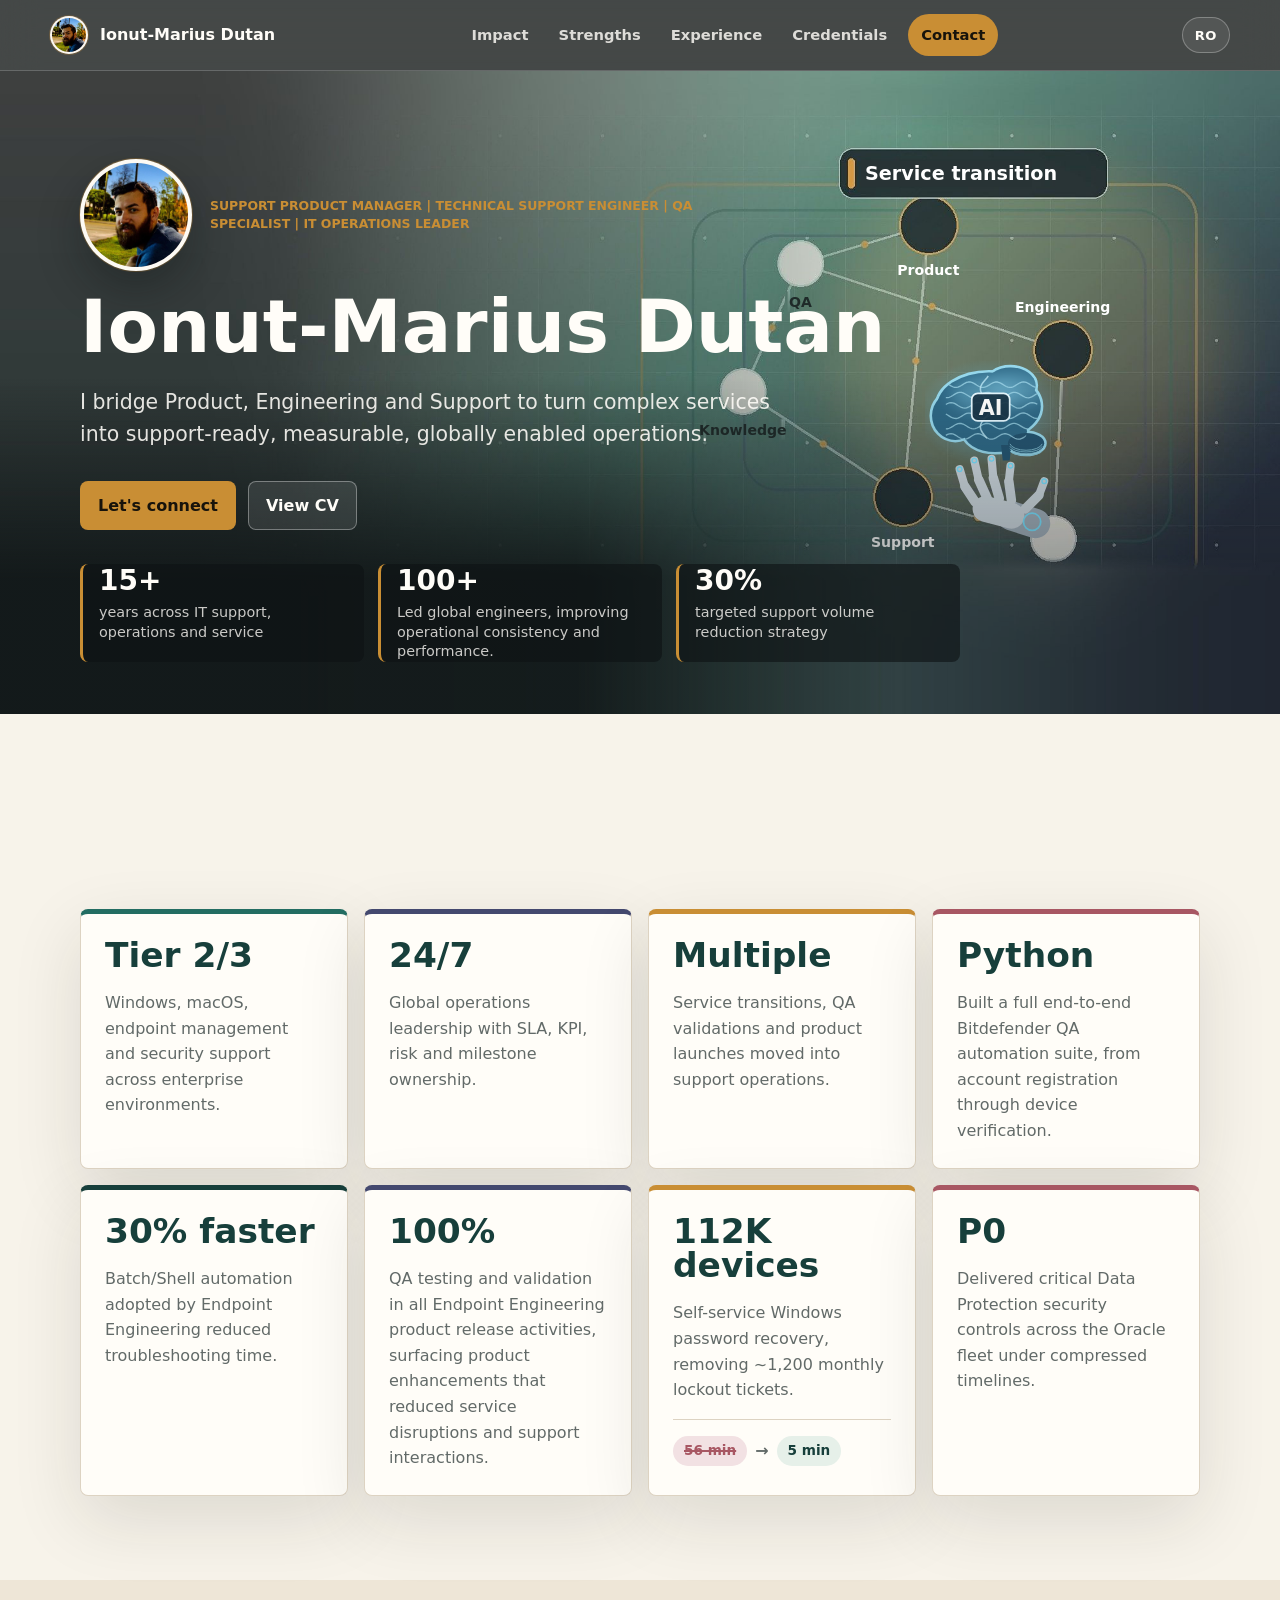
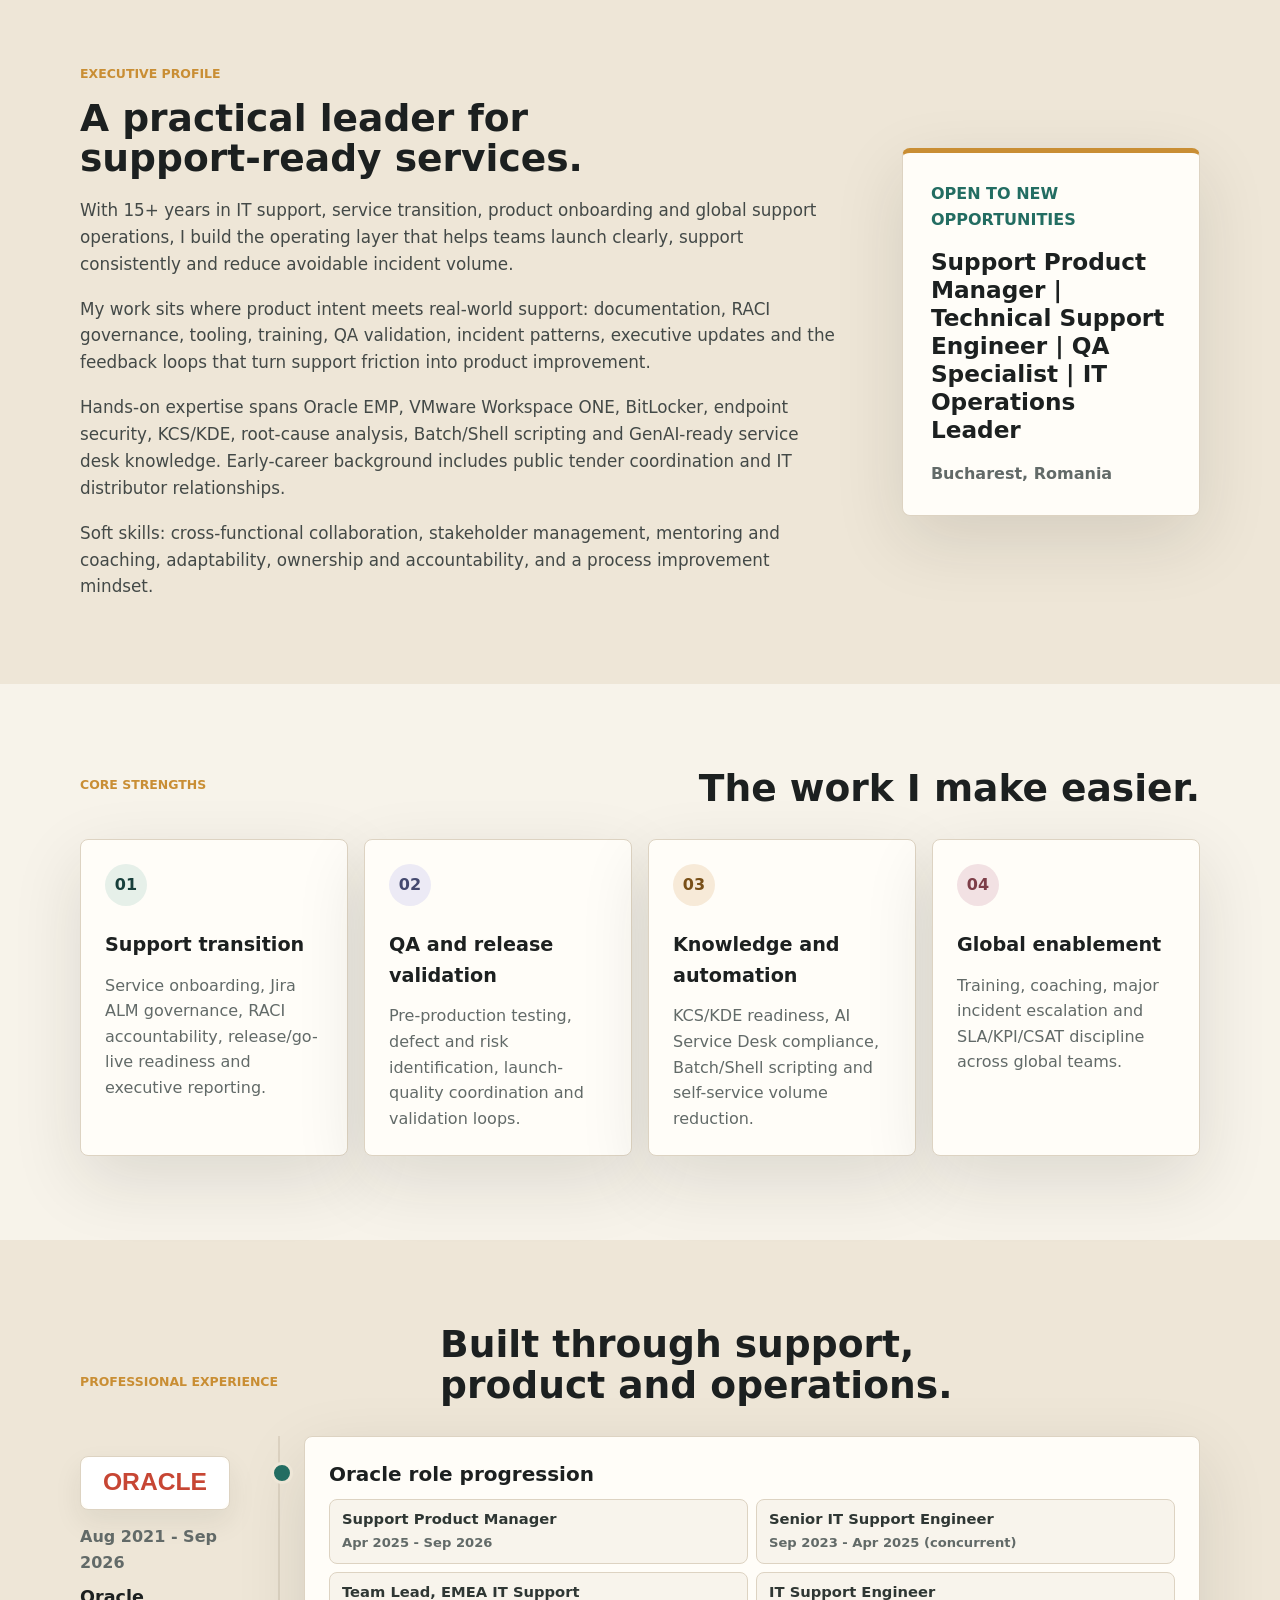
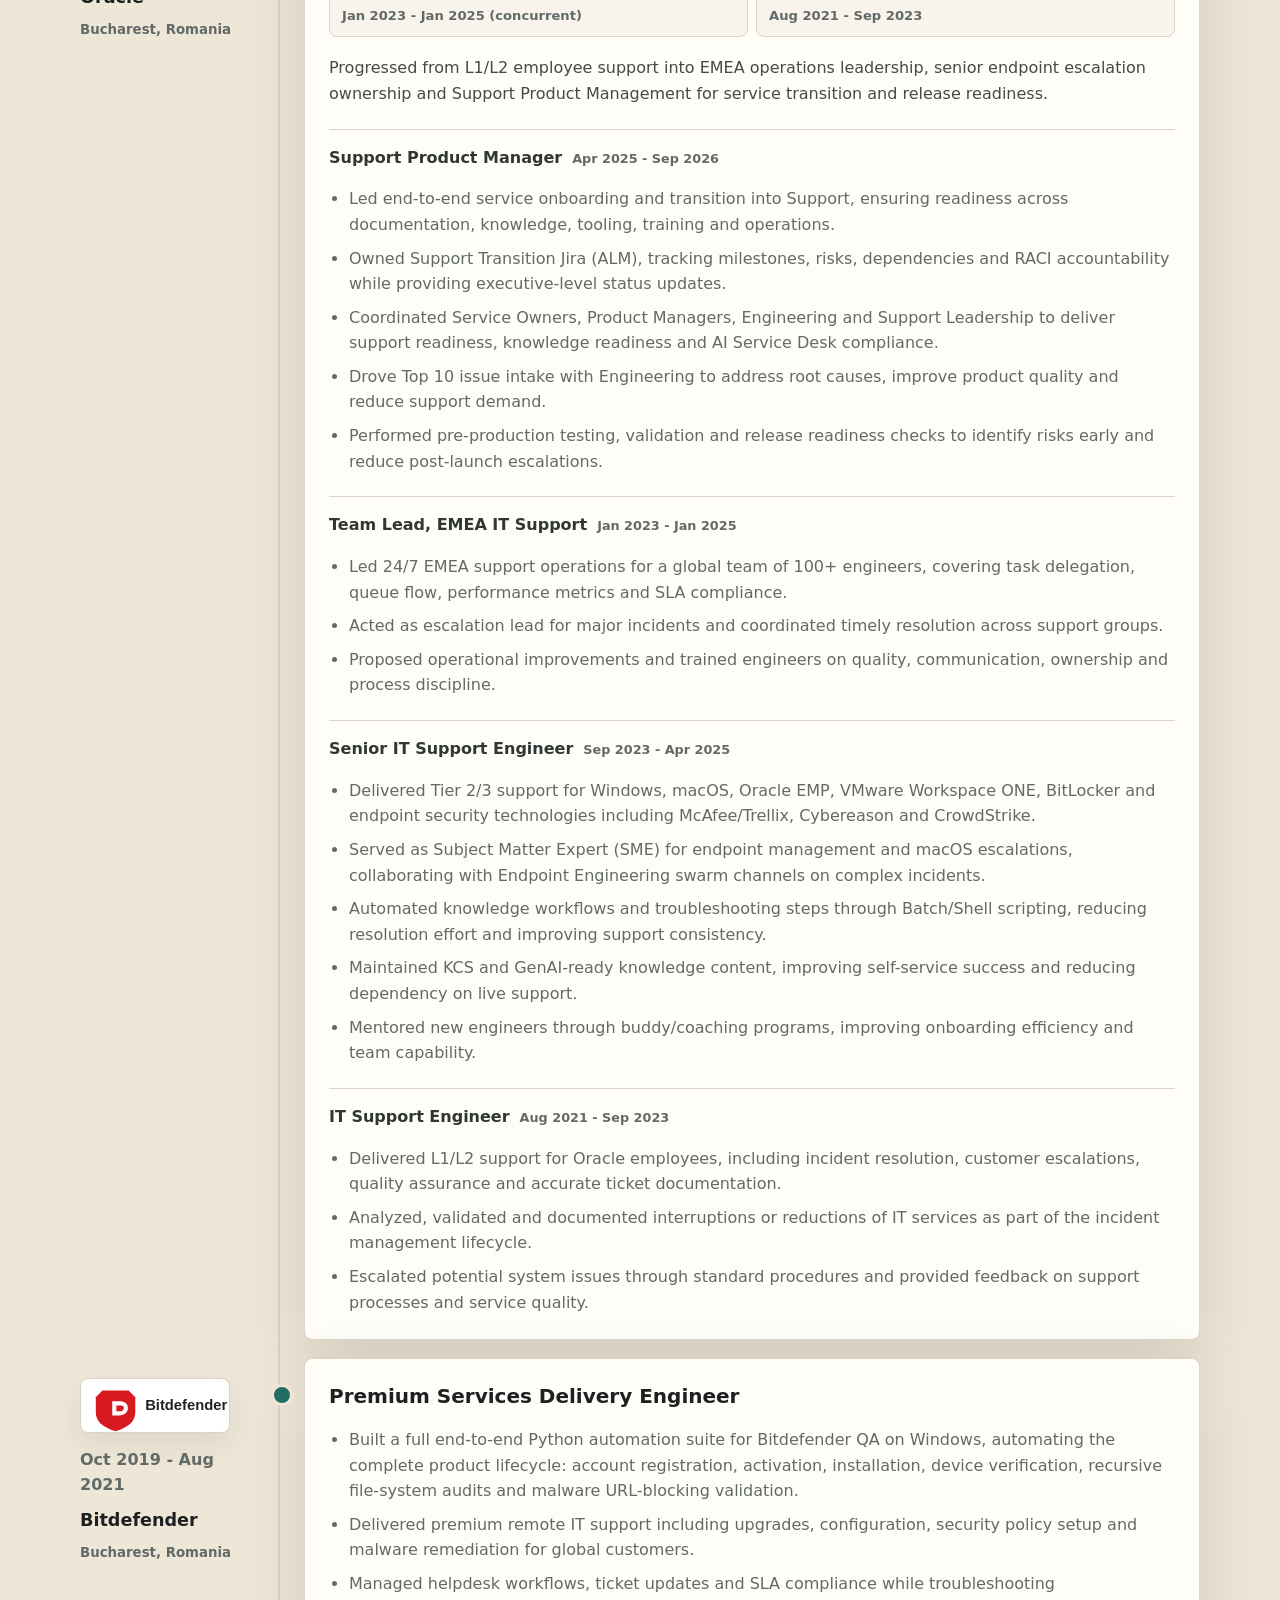
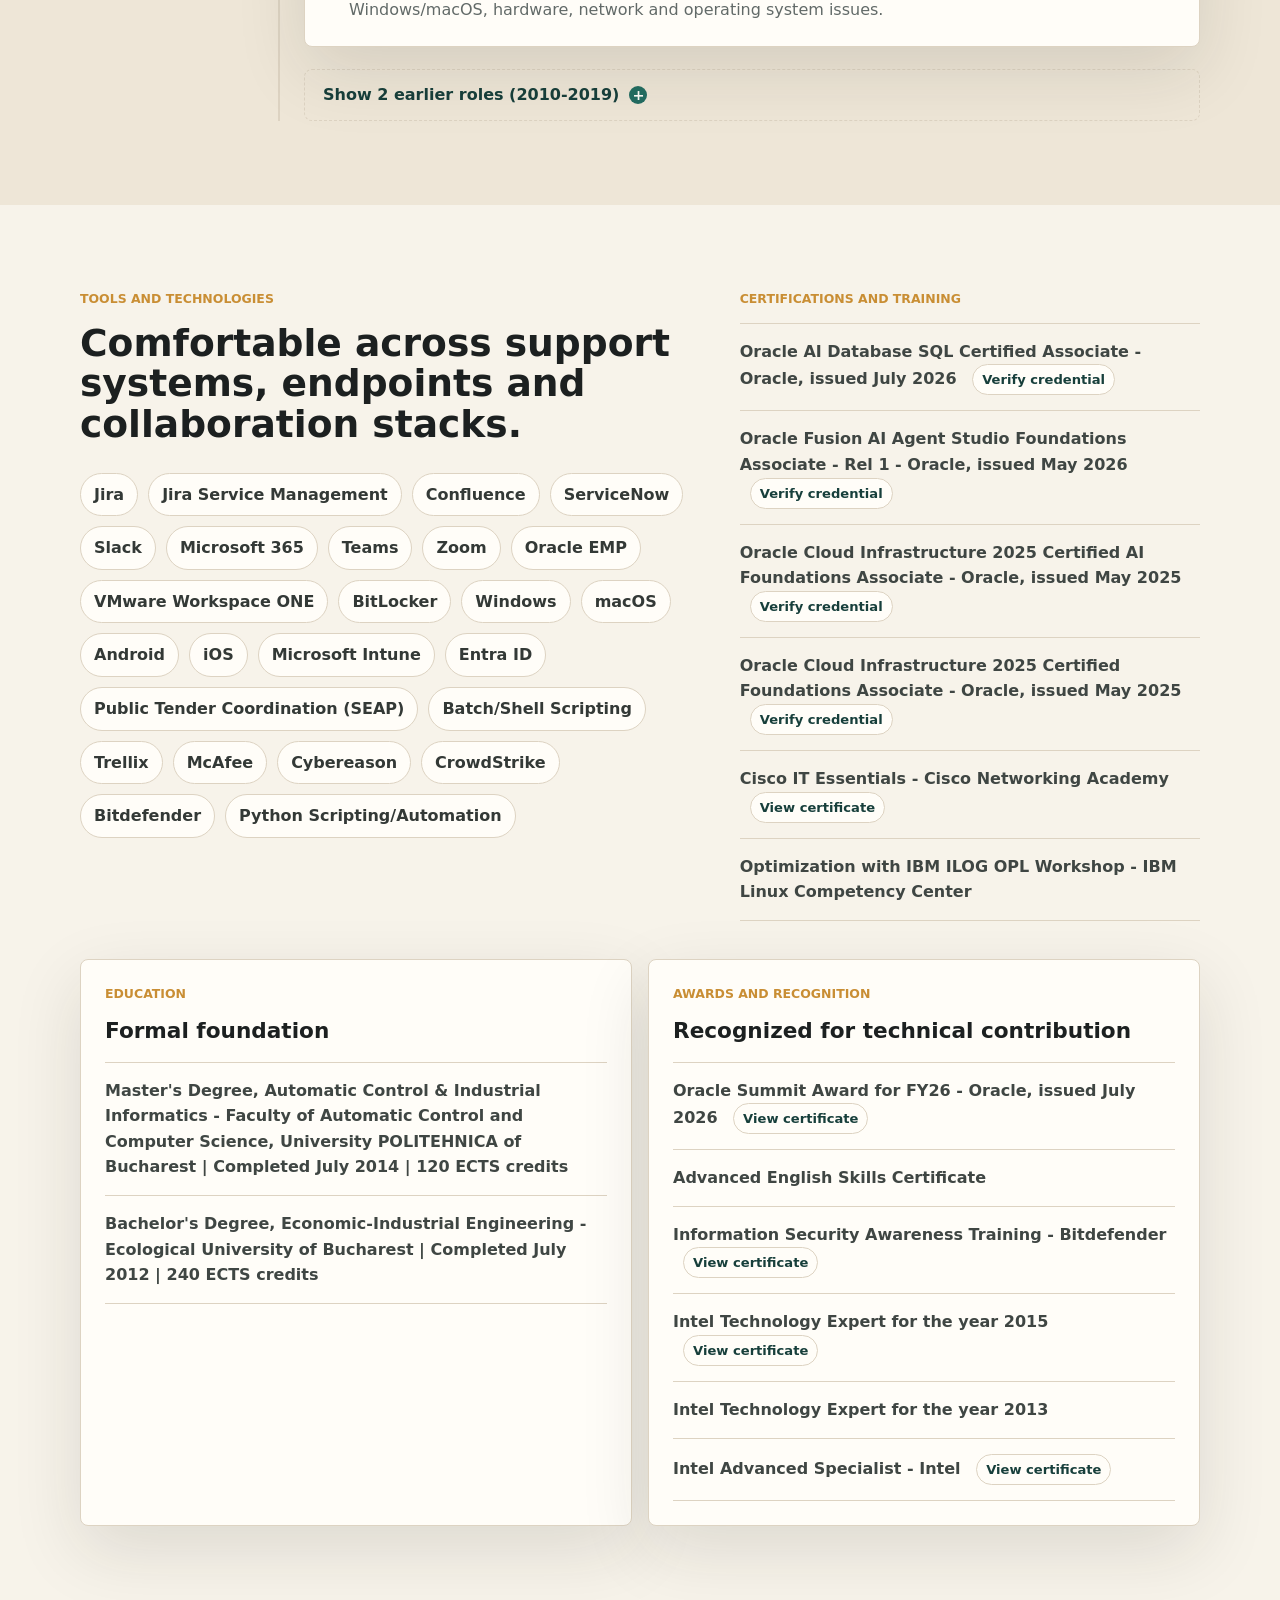
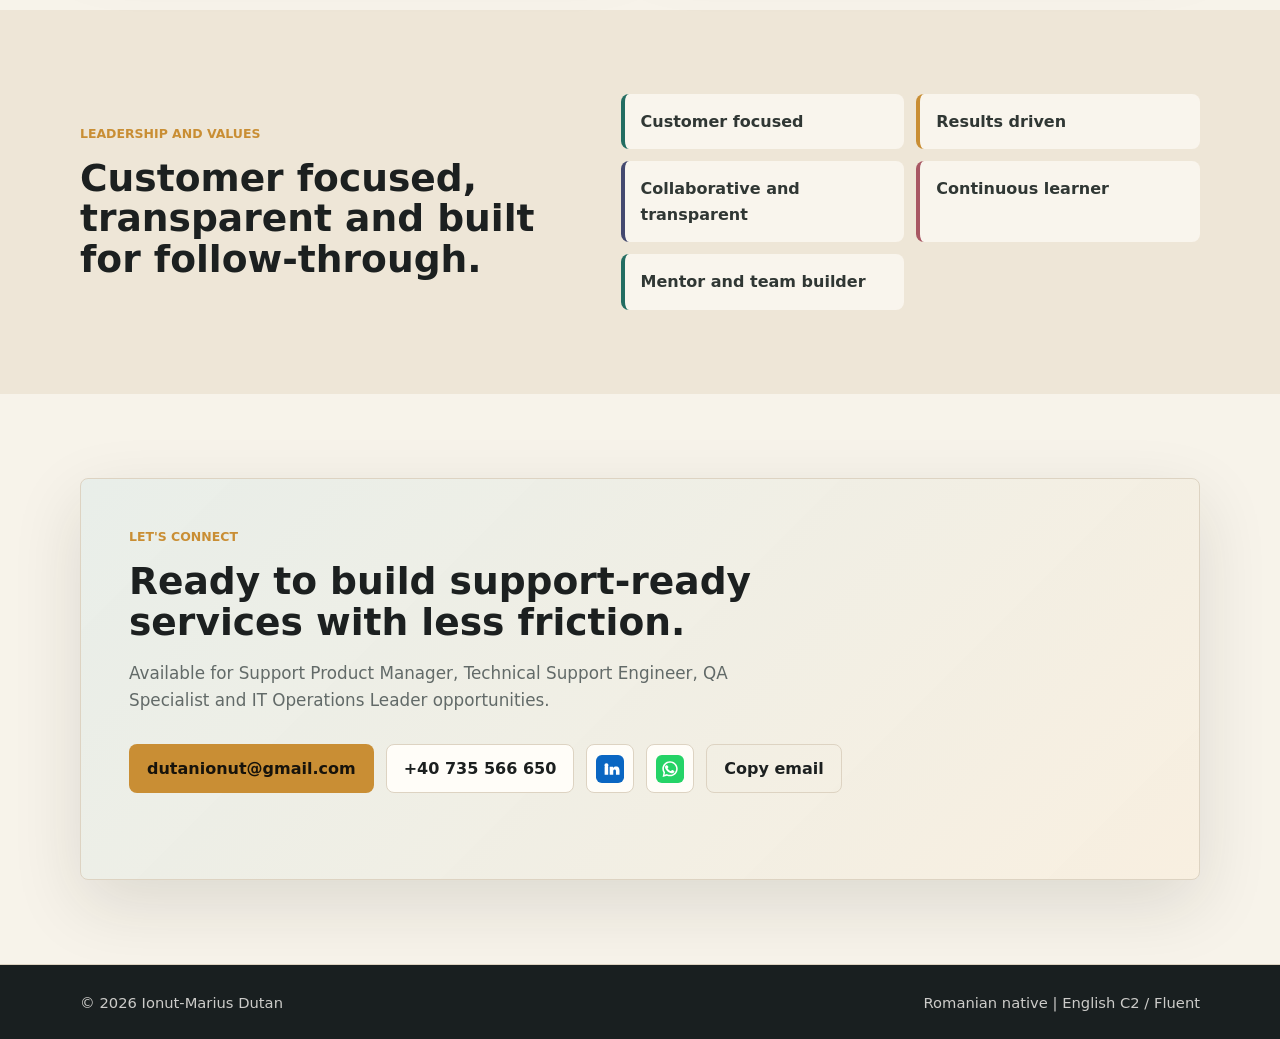
<file: index.html>
<!doctype html>
<html lang="en">
  <head>
    <meta charset="utf-8">
    <meta name="viewport" content="width=device-width, initial-scale=1">
    <title>Ionut-Marius Dutan | Support Product Manager & Technical Support Engineer</title>
    <meta
      name="description"
      content="Portfolio website for Ionut-Marius Dutan, Support Product Manager, Technical Support Engineer, QA Specialist and IT Operations Leader in Bucharest, Romania."
    >
    <link rel="icon" type="image/png" href="assets/favicon.png">
    <link rel="apple-touch-icon" href="assets/favicon.png">
    <link rel="manifest" href="site.webmanifest">
    <meta name="theme-color" content="#173f3b">
    <meta property="og:type" content="profile">
    <meta property="og:title" content="Ionut-Marius Dutan | Support Product Manager & Technical Support Engineer">
    <meta
      property="og:description"
      content="Portfolio website for Ionut-Marius Dutan, Support Product Manager, Technical Support Engineer, QA Specialist and IT Operations Leader in Bucharest, Romania."
    >
    <meta property="og:url" content="https://ionutmariusdutan.github.io/">
    <meta property="og:image" content="https://ionutmariusdutan.github.io/assets/profile-photo.jpeg">
    <meta name="twitter:card" content="summary">
    <meta name="twitter:title" content="Ionut-Marius Dutan | Support Product Manager & Technical Support Engineer">
    <meta
      name="twitter:description"
      content="Portfolio website for Ionut-Marius Dutan, Support Product Manager, Technical Support Engineer, QA Specialist and IT Operations Leader in Bucharest, Romania."
    >
    <meta name="twitter:image" content="https://ionutmariusdutan.github.io/assets/profile-photo.jpeg">
    <script type="application/ld+json">
    {
      "@context": "https://schema.org",
      "@type": "Person",
      "name": "Ionut-Marius Dutan",
      "jobTitle": "Support Product Manager",
      "url": "https://ionutmariusdutan.github.io/",
      "image": "https://ionutmariusdutan.github.io/assets/profile-photo.jpeg",
      "email": "mailto:dutanionut@gmail.com",
      "telephone": "+40735566650",
      "address": {
        "@type": "PostalAddress",
        "addressLocality": "Bucharest",
        "addressCountry": "RO"
      },
      "worksFor": {
        "@type": "Organization",
        "name": "Oracle"
      },
      "sameAs": ["https://linkedin.com/in/dutanionutmarius"]
    }
    </script>
    <script>document.documentElement.classList.add("has-js");</script>
    <link rel="stylesheet" href="styles.css">
  </head>
  <body>
    <svg width="0" height="0" style="position:absolute" aria-hidden="true" focusable="false">
  <defs>
    <radialGradient id="ai-glow"><stop offset="0" stop-color="#5ac8ff" stop-opacity=".5"/><stop offset="1" stop-color="#5ac8ff" stop-opacity="0"/></radialGradient>
    <filter id="ai-soft" x="-30%" y="-30%" width="160%" height="160%"><feGaussianBlur stdDeviation="9"/></filter>
    <clipPath id="ai-brain-clip"><ellipse cx="74.0" cy="53.0" rx="60.0" ry="39.0"/><ellipse cx="35.0" cy="64.0" rx="27.0" ry="28.0"/><ellipse cx="81.0" cy="82.0" rx="37.0" ry="24.0"/><ellipse cx="99.0" cy="29.0" rx="29.0" ry="21.0"/></clipPath>
    <symbol id="ai-illus" viewBox="0 0 175 212">
      <ellipse cx="75" cy="60" rx="86" ry="62" fill="url(#ai-glow)"/>
      <g fill="none" stroke="#96d7eb" stroke-width="6"><ellipse cx="74.0" cy="53.0" rx="60.0" ry="39.0"/><ellipse cx="35.0" cy="64.0" rx="27.0" ry="28.0"/><ellipse cx="81.0" cy="82.0" rx="37.0" ry="24.0"/><ellipse cx="99.0" cy="29.0" rx="29.0" ry="21.0"/><ellipse cx="117.0" cy="96.0" rx="21.0" ry="12.0"/></g>
      <g fill="#2e6886"><ellipse cx="74.0" cy="53.0" rx="60.0" ry="39.0"/><ellipse cx="35.0" cy="64.0" rx="27.0" ry="28.0"/><ellipse cx="81.0" cy="82.0" rx="37.0" ry="24.0"/><ellipse cx="99.0" cy="29.0" rx="29.0" ry="21.0"/></g>
      <ellipse cx="117.0" cy="96.0" rx="21.0" ry="12.0" fill="#245470"/><polygon points="88,98 100,98 98,116 90,116" fill="#245470"/>
      <g clip-path="url(#ai-brain-clip)">
        <g fill="#78bed7" fill-opacity=".47" filter="url(#ai-soft)"><ellipse cx="70.0" cy="39.0" rx="40.0" ry="21.0"/><ellipse cx="105.0" cy="33.0" rx="35.0" ry="19.0"/></g>
        <g fill="none" stroke="#a5dcee" stroke-opacity=".73" stroke-width="1.5" stroke-linejoin="round"><polyline points="24,25.9 26,27.0 28,28.2 30,29.4 32,30.4 34,31.1 36,31.2 38,30.8 40,30.0 42,28.9 44,27.6 46,26.4 48,25.4 50,24.9 52,24.8 54,25.3 56,26.2 58,27.3 60,28.6 62,29.8 64,30.7 66,31.1 68,31.1 70,30.6 72,29.7 74,28.5 76,27.2 78,26.1 80,25.2 82,24.8 84,24.9 86,25.5 88,26.5 90,27.7 92,28.9 94,30.1 96,30.9 98,31.2 100,31.0 102,30.4 104,29.4 106,28.1 108,26.9 110,25.8 112,25.1 114,24.8 116,25.0 118,25.7 120,26.8 122,28.1 124,29.3 126,30.3 128,31.0 130,31.2"/><polyline points="24,43.1 26,43.1 28,42.6 30,41.7 32,40.5 34,39.2 36,38.1 38,37.2 40,36.8 42,36.9 44,37.5 46,38.5 48,39.7 50,40.9 52,42.1 54,42.9 56,43.2 58,43.0 60,42.4 62,41.4 64,40.1 66,38.9 68,37.8 70,37.1 72,36.8 74,37.0 76,37.7 78,38.8 80,40.1 82,41.3 84,42.3 86,43.0 88,43.2 90,42.9 92,42.1 94,41.0 96,39.8 98,38.5 100,37.5 102,36.9 104,36.8 106,37.2 108,38.0 110,39.2 112,40.4 114,41.6 116,42.6 118,43.1 120,43.2 122,42.7 124,41.8 126,40.7 128,39.4 130,38.2"/><polyline points="24,50.9 26,49.8 28,49.1 30,48.8 32,49.0 34,49.7 36,50.8 38,52.1 40,53.3 42,54.3 44,55.0 46,55.2 48,54.9 50,54.1 52,53.0 54,51.8 56,50.5 58,49.5 60,48.9 62,48.8 64,49.2 66,50.0 68,51.2 70,52.4 72,53.6 74,54.6 76,55.1 78,55.2 80,54.7 82,53.8 84,52.7 86,51.4 88,50.2 90,49.3 92,48.9 94,48.9 96,49.4 98,50.3 100,51.5 102,52.8 104,53.9 106,54.8 108,55.2 110,55.1 112,54.5 114,53.5 116,52.3 118,51.0 120,49.9 122,49.1 124,48.8 126,49.0 128,49.6 130,50.7"/><polyline points="24,62.0 26,63.2 28,64.4 30,65.6 32,66.6 34,67.1 36,67.2 38,66.7 40,65.8 42,64.7 44,63.4 46,62.2 48,61.3 50,60.9 52,60.9 54,61.4 56,62.3 58,63.5 60,64.8 62,65.9 64,66.8 66,67.2 68,67.1 70,66.5 72,65.5 74,64.3 76,63.0 78,61.9 80,61.1 82,60.8 84,61.0 86,61.6 88,62.7 90,63.9 92,65.2 94,66.2 96,66.9 98,67.2 100,67.0 102,66.2 104,65.2 106,63.9 108,62.7 110,61.6 112,61.0 114,60.8 116,61.1 118,61.9 120,63.0 122,64.3 124,65.5 126,66.5 128,67.1 130,67.2"/><polyline points="24,79.2 26,79.1 28,78.5 30,77.5 32,76.3 34,75.0 36,73.9 38,73.1 40,72.8 42,73.0 44,73.6 46,74.7 48,75.9 50,77.2 52,78.2 54,78.9 56,79.2 58,79.0 60,78.2 62,77.2 64,75.9 66,74.7 68,73.6 70,73.0 72,72.8 74,73.1 76,73.9 78,75.0 80,76.3 82,77.5 84,78.5 86,79.1 88,79.2 90,78.8 92,78.0 94,76.8 96,75.5 98,74.3 100,73.4 102,72.9 104,72.8 106,73.3 108,74.2 110,75.4 112,76.6 114,77.8 116,78.7 118,79.2 120,79.1 122,78.6 124,77.6 126,76.4 128,75.2 130,74.0"/><polyline points="24,86.7 26,85.6 28,85.0 30,84.8 32,85.1 34,85.9 36,87.0 38,88.3 40,89.5 42,90.5 44,91.1 46,91.2 48,90.8 50,90.0 52,88.8 54,87.5 56,86.3 58,85.4 60,84.9 62,84.8 64,85.3 66,86.2 68,87.4 70,88.6 72,89.8 74,90.7 76,91.2 78,91.1 80,90.6 82,89.6 84,88.4 86,87.2 88,86.0 90,85.2 92,84.8 94,84.9 96,85.5 98,86.5 100,87.7 102,89.0 104,90.1 106,90.9 108,91.2 110,91.0 112,90.3 114,89.3 116,88.1 118,86.8 120,85.8 122,85.0 124,84.8 126,85.1 128,85.8 130,86.9"/></g>
        <polyline points="73.2,18 71.7,20 70.0,22 68.3,24 66.7,26 65.5,28 64.5,30 64.1,32 64.1,34 64.5,36 65.5,38 66.8,40 68.3,42 70.0,44 71.7,46 73.3,48 74.5,50 75.5,52 75.9,54 75.9,56 75.4,58 74.5,60 73.2,62 71.7,64 70.0,66 68.3,68 66.7,70 65.4,72 64.5,74 64.1,76 64.1,78 64.6,80 65.5,82 66.8,84 68.3,86 70.0,88 71.7,90" fill="none" stroke="#bee9f8" stroke-opacity=".78" stroke-width="1.8"/>
      </g>
      <g fill="none" stroke="#82bed2" stroke-width="1"><path d="M135.7 96.6A19 9.0 0 0 1 98.3 96.6" /><path d="M135.7 99.4A19 8.0 0 0 1 98.3 99.4" /><path d="M135.7 102.2A19 7.0 0 0 1 98.3 102.2" /><path d="M135.7 105.0A19 6.0 0 0 1 98.3 105.0" /></g>
      <rect x="54" y="38" width="44" height="32" rx="7" fill="#183446" fill-opacity=".92" stroke="#e6f8ff" stroke-width="2"/>
      <text x="76" y="55" text-anchor="middle" dominant-baseline="central" font-family="inherit" font-weight="800" font-size="24" fill="#fff">AI</text>
      <line x1="128" y1="189" x2="100" y2="180" stroke="#a0aeba" stroke-width="34" stroke-linecap="round"/><line x1="100" y1="180" x2="70" y2="172" stroke="#cdd7de" stroke-width="30" stroke-linecap="round"/><line x1="58" y1="164" x2="46" y2="146" stroke="#cdd7de" stroke-width="11" stroke-linecap="round"/><circle cx="46" cy="146" r="3.0250000000000004" fill="none" stroke="#78e1ff" stroke-width="1.6"/><line x1="46" y1="146" x2="40" y2="126" stroke="#cdd7de" stroke-width="9.5" stroke-linecap="round"/><circle cx="40" cy="126" r="2.6125000000000003" fill="none" stroke="#78e1ff" stroke-width="1.6"/><line x1="72" y1="160" x2="62" y2="138" stroke="#cdd7de" stroke-width="11" stroke-linecap="round"/><circle cx="62" cy="138" r="3.0250000000000004" fill="none" stroke="#78e1ff" stroke-width="1.6"/><line x1="62" y1="138" x2="57" y2="116" stroke="#cdd7de" stroke-width="9.5" stroke-linecap="round"/><circle cx="57" cy="116" r="2.6125000000000003" fill="none" stroke="#78e1ff" stroke-width="1.6"/><line x1="86" y1="160" x2="79" y2="136" stroke="#cdd7de" stroke-width="11" stroke-linecap="round"/><circle cx="79" cy="136" r="3.0250000000000004" fill="none" stroke="#78e1ff" stroke-width="1.6"/><line x1="79" y1="136" x2="77" y2="114" stroke="#cdd7de" stroke-width="9.5" stroke-linecap="round"/><circle cx="77" cy="114" r="2.6125000000000003" fill="none" stroke="#78e1ff" stroke-width="1.6"/><line x1="100" y1="162" x2="97" y2="140" stroke="#cdd7de" stroke-width="11" stroke-linecap="round"/><circle cx="97" cy="140" r="3.0250000000000004" fill="none" stroke="#78e1ff" stroke-width="1.6"/><line x1="97" y1="140" x2="99" y2="122" stroke="#cdd7de" stroke-width="9.5" stroke-linecap="round"/><circle cx="99" cy="122" r="2.6125000000000003" fill="none" stroke="#78e1ff" stroke-width="1.6"/><line x1="116" y1="172" x2="132" y2="156" stroke="#cdd7de" stroke-width="11" stroke-linecap="round"/><circle cx="132" cy="156" r="3.0250000000000004" fill="none" stroke="#78e1ff" stroke-width="1.6"/><line x1="132" y1="156" x2="138" y2="140" stroke="#cdd7de" stroke-width="9.5" stroke-linecap="round"/><circle cx="138" cy="140" r="2.6125000000000003" fill="none" stroke="#78e1ff" stroke-width="1.6"/><circle cx="124" cy="187" r="10" fill="none" stroke="#78e1ff" stroke-width="2"/>
    </symbol>
    <symbol id="hero-map-art" viewBox="0 0 2400 1125">
      <image href="assets/support-operations-map.jpg" width="2400" height="1125"/>
            <g font-family="inherit" font-weight="700" style="font-size:var(--map-label,22px)">
              <text x="1850" y="370" text-anchor="middle" dominant-baseline="central" fill="#fff">Product</text>
              <text x="1650" y="420" text-anchor="middle" dominant-baseline="central" fill="#1f2a29">QA</text>
              <text x="1560" y="620" text-anchor="middle" dominant-baseline="central" fill="#1f2a29">Knowledge</text>
              <text x="2060" y="428" text-anchor="middle" dominant-baseline="central" fill="#fff">Engineering</text>
              <text x="1810" y="795" text-anchor="middle" dominant-baseline="central" fill="#fff">Support</text>
              <text x="1751" y="220" dominant-baseline="central" style="font-size:var(--map-panel,30px)" fill="#fff">Service transition</text>
            </g>
            <use href="#ai-illus" x="1845" y="512" width="236" height="286"/>
    </symbol>
  </defs>
</svg>
    <a class="skip-link" href="#main">Skip to content</a>

    <header class="site-header" data-header>
      <nav class="nav" aria-label="Main navigation">
        <a class="brand" href="#top" aria-label="Ionut-Marius Dutan home">
          <img
            class="brand-mark"
            src="assets/profile-photo.jpeg"
            alt=""
            width="38"
            height="38"
            aria-hidden="true"
          >
          <span class="brand-name">Ionut-Marius Dutan</span>
        </a>

        <button class="lang-toggle" type="button" data-lang-toggle aria-label="Switch to Romanian" title="Switch to Romanian">RO</button>

        <button class="nav-toggle" type="button" aria-controls="site-menu" aria-expanded="false" aria-label="Open navigation">
          <span></span>
          <span></span>
          <span></span>
        </button>

        <div class="nav-links" id="site-menu">
          <a class="nav-link" href="#impact">Impact</a>
          <a class="nav-link" href="#strengths">Strengths</a>
          <a class="nav-link" href="#experience">Experience</a>
          <a class="nav-link" href="#credentials">Credentials</a>
          <a class="nav-link nav-cta" href="#contact">Contact</a>
        </div>
      </nav>
    </header>

    <main id="main">
      <section class="hero" id="top" aria-labelledby="hero-title">
        <div class="hero-media" aria-hidden="true">
          <svg class="hero-map" viewBox="0 0 2400 1125" aria-hidden="true" focusable="false"><use href="#hero-map-art"/></svg>
        </div>
        <div class="hero-content section-shell">
          <div class="hero-persona">
            <img
              class="profile-photo"
              src="assets/profile-photo.jpeg"
              alt="Portrait of Ionut-Marius Dutan"
              width="112"
              height="112"
            >
            <p class="eyebrow">Support Product Manager | Technical Support Engineer | QA Specialist | IT Operations Leader</p>
          </div>
          <h1 id="hero-title">Ionut-Marius Dutan</h1>
          <p class="hero-lead">
            I bridge Product, Engineering and Support to turn complex services into support-ready, measurable,
            globally enabled operations.
          </p>

          <svg class="hero-diagram" viewBox="1390 150 900 710" aria-hidden="true" focusable="false"><use href="#hero-map-art" width="2400" height="1125"/></svg>

          <div class="hero-actions" aria-label="Primary actions">
            <a class="button button-primary" href="#contact">Let's connect</a>
            <a class="button button-secondary" href="assets/Ionut-Marius-Dutan-CV-2026.pdf">View CV</a>
          </div>

          <ul class="hero-signals" aria-label="Career highlights">
            <li>
              <strong>15+</strong>
              <span>years across IT support, operations and service</span>
            </li>
            <li>
              <strong>100+</strong>
              <span>Led global engineers, improving operational consistency and performance.</span>
            </li>
            <li>
              <strong>30%</strong>
              <span>targeted support volume reduction strategy</span>
            </li>
          </ul>
        </div>
      </section>

      <section class="impact section-band" id="impact" aria-labelledby="impact-title">
        <div class="section-shell">
          <div class="section-heading reveal">
            <p class="section-kicker">Impact at a glance</p>
            <h2 id="impact-title">Support readiness with product discipline.</h2>
          </div>

          <div class="metric-grid">
            <article class="metric-card reveal">
              <span class="metric-value">Tier 2/3</span>
              <p>Windows, macOS, endpoint management and security support across enterprise environments.</p>
            </article>
            <article class="metric-card reveal">
              <span class="metric-value">24/7</span>
              <p>Global operations leadership with SLA, KPI, risk and milestone ownership.</p>
            </article>
            <article class="metric-card reveal">
              <span class="metric-value">Multiple</span>
              <p>Service transitions, QA validations and product launches moved into support operations.</p>
            </article>
            <article class="metric-card reveal">
              <span class="metric-value">Python</span>
              <p>Built a full end-to-end Bitdefender QA automation suite, from account registration through device verification.</p>
            </article>
            <article class="metric-card reveal">
              <span class="metric-value">30% faster</span>
              <p>Batch/Shell automation adopted by Endpoint Engineering reduced troubleshooting time.</p>
            </article>
            <article class="metric-card reveal">
              <span class="metric-value">100%</span>
              <p>QA testing and validation in all Endpoint Engineering product release activities, surfacing product enhancements that reduced service disruptions and support interactions.</p>
            </article>
            <article class="metric-card reveal">
              <span class="metric-value">112K devices</span>
              <p>Self-service Windows password recovery, removing ~1,200 monthly lockout tickets.</p>
              <div class="before-after" aria-label="Recovery time reduced from 56 minutes to 5 minutes">
                <span class="before-after-value before-after-before">56 min</span>
                <span class="before-after-arrow" aria-hidden="true">&rarr;</span>
                <span class="before-after-value before-after-after">5 min</span>
              </div>
            </article>
            <article class="metric-card reveal">
              <span class="metric-value">P0</span>
              <p>Delivered critical Data Protection security controls across the Oracle fleet under compressed timelines.</p>
            </article>
          </div>
        </div>
      </section>

      <section class="profile section-band section-band-muted" aria-labelledby="profile-title">
        <div class="section-shell split-layout">
          <div class="profile-copy reveal">
            <p class="section-kicker">Executive profile</p>
            <h2 id="profile-title">A practical leader for support-ready services.</h2>
            <p>
              With 15+ years in IT support, service transition, product onboarding and global support operations,
              I build the operating layer that helps teams launch clearly, support consistently and reduce avoidable
              incident volume.
            </p>
            <p>
              My work sits where product intent meets real-world support: documentation, RACI governance, tooling,
              training, QA validation, incident patterns, executive updates and the feedback loops that turn support
              friction into product improvement.
            </p>
            <p>
              Hands-on expertise spans Oracle EMP, VMware Workspace ONE, BitLocker, endpoint security, KCS/KDE,
              root-cause analysis, Batch/Shell scripting and GenAI-ready service desk knowledge. Early-career background
              includes public tender coordination and IT distributor relationships.
            </p>
            <p>
              Soft skills: cross-functional collaboration, stakeholder management, mentoring and coaching, adaptability,
              ownership and accountability, and a process improvement mindset.
            </p>
          </div>

          <div class="focus-panel reveal" aria-label="Current focus">
            <p>Open to new opportunities</p>
            <h3>Support Product Manager | Technical Support Engineer | QA Specialist | IT Operations Leader</h3>
            <span>Bucharest, Romania</span>
          </div>
        </div>
      </section>

      <section class="strengths section-band" id="strengths" aria-labelledby="strengths-title">
        <div class="section-shell">
          <div class="section-heading reveal">
            <p class="section-kicker">Core strengths</p>
            <h2 id="strengths-title">The work I make easier.</h2>
          </div>

          <div class="strength-grid">
            <article class="strength-card reveal">
              <span>01</span>
              <h3>Support transition</h3>
              <p>Service onboarding, Jira ALM governance, RACI accountability, release/go-live readiness and executive reporting.</p>
            </article>
            <article class="strength-card reveal">
              <span>02</span>
              <h3>QA and release validation</h3>
              <p>Pre-production testing, defect and risk identification, launch-quality coordination and validation loops.</p>
            </article>
            <article class="strength-card reveal">
              <span>03</span>
              <h3>Knowledge and automation</h3>
              <p>KCS/KDE readiness, AI Service Desk compliance, Batch/Shell scripting and self-service volume reduction.</p>
            </article>
            <article class="strength-card reveal">
              <span>04</span>
              <h3>Global enablement</h3>
              <p>Training, coaching, major incident escalation and SLA/KPI/CSAT discipline across global teams.</p>
            </article>
          </div>
        </div>
      </section>

      <section class="experience section-band section-band-muted" id="experience" aria-labelledby="experience-title">
        <div class="section-shell">
          <div class="section-heading reveal">
            <p class="section-kicker">Professional experience</p>
            <h2 id="experience-title">Built through support, product and operations.</h2>
          </div>

          <div class="timeline">
            <article class="timeline-item reveal">
              <div class="timeline-meta">
                <img class="company-logo" src="assets/logo-oracle.svg" alt="Oracle logo" width="180" height="64">
                <span>Aug 2021 - Sep 2026</span>
                <strong>Oracle</strong>
                <small>Bucharest, Romania</small>
              </div>
              <div class="timeline-body">
                <h3>Oracle role progression</h3>
                <ul class="role-stack" aria-label="Oracle role progression">
                  <li><strong>Support Product Manager</strong><span>Apr 2025 - Sep 2026</span></li>
                  <li><strong>Senior IT Support Engineer</strong><span>Sep 2023 - Apr 2025 (concurrent)</span></li>
                  <li><strong>Team Lead, EMEA IT Support</strong><span>Jan 2023 - Jan 2025 (concurrent)</span></li>
                  <li><strong>IT Support Engineer</strong><span>Aug 2021 - Sep 2023</span></li>
                </ul>
                <p>
                  Progressed from L1/L2 employee support into EMEA operations leadership, senior endpoint escalation
                  ownership and Support Product Management for service transition and release readiness.
                </p>

                <div class="role-detail">
                  <h4>Support Product Manager <span>Apr 2025 - Sep 2026</span></h4>
                  <ul>
                    <li>Led end-to-end service onboarding and transition into Support, ensuring readiness across documentation, knowledge, tooling, training and operations.</li>
                    <li>Owned Support Transition Jira (ALM), tracking milestones, risks, dependencies and RACI accountability while providing executive-level status updates.</li>
                    <li>Coordinated Service Owners, Product Managers, Engineering and Support Leadership to deliver support readiness, knowledge readiness and AI Service Desk compliance.</li>
                    <li>Drove Top 10 issue intake with Engineering to address root causes, improve product quality and reduce support demand.</li>
                    <li>Performed pre-production testing, validation and release readiness checks to identify risks early and reduce post-launch escalations.</li>
                  </ul>
                </div>

                <div class="role-detail">
                  <h4>Team Lead, EMEA IT Support <span>Jan 2023 - Jan 2025</span></h4>
                  <ul>
                    <li>Led 24/7 EMEA support operations for a global team of 100+ engineers, covering task delegation, queue flow, performance metrics and SLA compliance.</li>
                    <li>Acted as escalation lead for major incidents and coordinated timely resolution across support groups.</li>
                    <li>Proposed operational improvements and trained engineers on quality, communication, ownership and process discipline.</li>
                  </ul>
                </div>

                <div class="role-detail">
                  <h4>Senior IT Support Engineer <span>Sep 2023 - Apr 2025</span></h4>
                  <ul>
                    <li>Delivered Tier 2/3 support for Windows, macOS, Oracle EMP, VMware Workspace ONE, BitLocker and endpoint security technologies including McAfee/Trellix, Cybereason and CrowdStrike.</li>
                    <li>Served as Subject Matter Expert (SME) for endpoint management and macOS escalations, collaborating with Endpoint Engineering swarm channels on complex incidents.</li>
                    <li>Automated knowledge workflows and troubleshooting steps through Batch/Shell scripting, reducing resolution effort and improving support consistency.</li>
                    <li>Maintained KCS and GenAI-ready knowledge content, improving self-service success and reducing dependency on live support.</li>
                    <li>Mentored new engineers through buddy/coaching programs, improving onboarding efficiency and team capability.</li>
                  </ul>
                </div>

                <div class="role-detail">
                  <h4>IT Support Engineer <span>Aug 2021 - Sep 2023</span></h4>
                  <ul>
                    <li>Delivered L1/L2 support for Oracle employees, including incident resolution, customer escalations, quality assurance and accurate ticket documentation.</li>
                    <li>Analyzed, validated and documented interruptions or reductions of IT services as part of the incident management lifecycle.</li>
                    <li>Escalated potential system issues through standard procedures and provided feedback on support processes and service quality.</li>
                  </ul>
                </div>
              </div>
            </article>

            <article class="timeline-item reveal">
              <div class="timeline-meta">
                <img class="company-logo" src="assets/logo-bitdefender.svg" alt="Bitdefender logo" width="180" height="64">
                <span>Oct 2019 - Aug 2021</span>
                <strong>Bitdefender</strong>
                <small>Bucharest, Romania</small>
              </div>
              <div class="timeline-body">
                <h3>Premium Services Delivery Engineer</h3>
                <ul>
                  <li>Built a full end-to-end Python automation suite for Bitdefender QA on Windows, automating the complete product lifecycle: account registration, activation, installation, device verification, recursive file-system audits and malware URL-blocking validation.</li>
                  <li>Delivered premium remote IT support including upgrades, configuration, security policy setup and malware remediation for global customers.</li>
                  <li>Managed helpdesk workflows, ticket updates and SLA compliance while troubleshooting Windows/macOS, hardware, network and operating system issues.</li>
                </ul>
              </div>
            </article>

            <button class="timeline-toggle" type="button" aria-expanded="false" data-timeline-toggle>
              <span data-toggle-label>Show 2 earlier roles (2010-2019)</span>
              <span class="timeline-toggle-icon" aria-hidden="true">+</span>
            </button>

            <div class="timeline-earlier" data-timeline-earlier hidden>
              <article class="timeline-item reveal">
                <div class="timeline-meta">
                  <img class="company-logo" src="assets/logo-pczone.svg" alt="PCZONE logo" width="180" height="64">
                  <span>Feb 2015 - Oct 2019</span>
                  <strong>PCZONE Online Distributie SRL</strong>
                  <small>Bucharest, Romania</small>
                </div>
                <div class="timeline-body">
                  <h3>Engineer</h3>
                  <ul>
                    <li>Coordinated end-to-end participation in public tenders (SEAP) for government institutions and municipalities, from requirements analysis and point-by-point technical documentation to pricing and submission, in line with the contracting authority's compliance requirements.</li>
                    <li>Won a public tender for a mixed solution of hardware equipment and maintenance services over a set period.</li>
                    <li>Negotiated pricing and availability with IT distributors (ALSO, Asbis, Network One Distribution) to build competitive technical and commercial offers.</li>
                    <li>Performed technical maintenance and repair for IT equipment and systems, managed service workflows and tracked customer repair processes.</li>
                    <li>Provided customer support and technical guidance for hardware/software issues, inventory, invoicing and basic accounting operations.</li>
                  </ul>
                </div>
              </article>

              <article class="timeline-item reveal">
                <div class="timeline-meta">
                  <img class="company-logo" src="assets/logo-taurus.svg" alt="Taurus Group logo" width="180" height="64">
                  <span>Jul 2010 - Feb 2015</span>
                  <strong>Taurus Group SRL</strong>
                  <small>Bucharest, Romania</small>
                </div>
                <div class="timeline-body">
                  <h3>IT Technician</h3>
                  <ul>
                    <li>Maintained internal IT infrastructure and company network, ensuring system stability.</li>
                  </ul>
                </div>
              </article>
            </div>
          </div>
        </div>
      </section>

      <section class="credentials section-band" id="credentials" aria-labelledby="credentials-title">
        <div class="section-shell credentials-layout">
          <div class="credential-column reveal">
            <p class="section-kicker">Tools and technologies</p>
            <h2 id="credentials-title">Comfortable across support systems, endpoints and collaboration stacks.</h2>
            <div class="tag-cloud" aria-label="Key tools and technologies">
              <span>Jira</span>
              <span>Jira Service Management</span>
              <span>Confluence</span>
              <span>ServiceNow</span>
              <span>Slack</span>
              <span>Microsoft 365</span>
              <span>Teams</span>
              <span>Zoom</span>
              <span>Oracle EMP</span>
              <span>VMware Workspace ONE</span>
              <span>BitLocker</span>
              <span>Windows</span>
              <span>macOS</span>
              <span>Android</span>
              <span>iOS</span>
              <span>Microsoft Intune</span>
              <span>Entra ID</span>
              <span>Public Tender Coordination (SEAP)</span>
              <span>Batch/Shell Scripting</span>
              <span>Trellix</span>
              <span>McAfee</span>
              <span>Cybereason</span>
              <span>CrowdStrike</span>
              <span>Bitdefender</span>
              <span>Python Scripting/Automation</span>
            </div>
          </div>

          <div class="credential-column reveal">
            <p class="section-kicker">Certifications and training</p>
            <ul class="credential-list">
              <li>
                Oracle AI Database SQL Certified Associate - Oracle, issued July 2026
                <a class="credential-link" href="https://catalog-education.oracle.com/pls/certview/sharebadge?id=AD1230899C514071CFC7527ABBE1E466A16C2578083B0DD25380740A412CD962" target="_blank" rel="noreferrer">Verify credential</a>
              </li>
              <li>
                Oracle Fusion AI Agent Studio Foundations Associate - Rel 1 - Oracle, issued May 2026
                <a class="credential-link" href="https://catalog-education.oracle.com/pls/certview/sharebadge?id=9293F3FE6D2ACFA4FA4EE1D16978954D8708CC91BAAF4DBB62BB2A8F86192666" target="_blank" rel="noreferrer">Verify credential</a>
              </li>
              <li>
                Oracle Cloud Infrastructure 2025 Certified AI Foundations Associate - Oracle, issued May 2025
                <a class="credential-link" href="https://catalog-education.oracle.com/ords/certview/sharebadge?id=5287D1B7B8503B24EA4DBC59A2C46F910EB5EB44E1AB7F6EEE8EF72065011835" target="_blank" rel="noreferrer">Verify credential</a>
              </li>
              <li>
                Oracle Cloud Infrastructure 2025 Certified Foundations Associate - Oracle, issued May 2025
                <a class="credential-link" href="https://catalog-education.oracle.com/ords/certview/sharebadge?id=E691A24C80CDD3D0F385F1B1998D191B605B74AFAE442BAC9DE0A98EC9920174" target="_blank" rel="noreferrer">Verify credential</a>
              </li>
              <li>
                Cisco IT Essentials - Cisco Networking Academy
                <a class="credential-link" href="assets/Cisco-IT%20Essentials%20ON-certificate.pdf" target="_blank" rel="noreferrer">View certificate</a>
              </li>
              <li>Optimization with IBM ILOG OPL Workshop - IBM Linux Competency Center</li>
            </ul>
          </div>
        </div>

        <div class="section-shell recognition-grid">
          <article class="recognition-card reveal">
            <p class="section-kicker">Education</p>
            <h3>Formal foundation</h3>
            <ul class="credential-list">
              <li>Master's Degree, Automatic Control &amp; Industrial Informatics - Faculty of Automatic Control and Computer Science, University POLITEHNICA of Bucharest | Completed July 2014 | 120 ECTS credits</li>
              <li>Bachelor's Degree, Economic-Industrial Engineering - Ecological University of Bucharest | Completed July 2012 | 240 ECTS credits</li>
            </ul>
          </article>

          <article class="recognition-card reveal">
            <p class="section-kicker">Awards and recognition</p>
            <h3>Recognized for technical contribution</h3>
            <ul class="credential-list">
              <li>
                Oracle Summit Award for FY26 - Oracle, issued July 2026
                <a class="credential-link" href="assets/Oracle-Summit-Award-FY26.pdf" target="_blank" rel="noreferrer">View certificate</a>
              </li>
              <li>Advanced English Skills Certificate</li>
              <li>
                Information Security Awareness Training - Bitdefender
                <a class="credential-link" href="assets/Information-Security-Awareness-Training.pdf" target="_blank" rel="noreferrer">View certificate</a>
              </li>
              <li>
                Intel Technology Expert for the year 2015
                <a class="credential-link" href="assets/intel.pdf" target="_blank" rel="noreferrer">View certificate</a>
              </li>
              <li>Intel Technology Expert for the year 2013</li>
              <li>
                Intel Advanced Specialist - Intel
                <a class="credential-link" href="assets/Intel_Advanced_Specialist_2011.pdf" target="_blank" rel="noreferrer">View certificate</a>
              </li>
            </ul>
          </article>
        </div>
      </section>

      <section class="values section-band section-band-muted" aria-labelledby="values-title">
        <div class="section-shell values-layout">
          <div class="reveal">
            <p class="section-kicker">Leadership and values</p>
            <h2 id="values-title">Customer focused, transparent and built for follow-through.</h2>
          </div>
          <ul class="values-list reveal">
            <li>Customer focused</li>
            <li>Results driven</li>
            <li>Collaborative and transparent</li>
            <li>Continuous learner</li>
            <li>Mentor and team builder</li>
          </ul>
        </div>
      </section>

      <section class="contact section-band" id="contact" aria-labelledby="contact-title">
        <div class="section-shell contact-panel reveal">
          <p class="section-kicker">Let's connect</p>
          <h2 id="contact-title">Ready to build support-ready services with less friction.</h2>
          <p>
            Available for Support Product Manager, Technical Support Engineer, QA Specialist and IT Operations Leader opportunities.
          </p>

          <div class="contact-actions">
            <a class="button button-primary" href="mailto:dutanionut@gmail.com">dutanionut@gmail.com</a>
            <a class="button button-secondary" href="tel:+40735566650">+40 735 566 650</a>
            <a
              class="button button-icon social-button"
              href="https://linkedin.com/in/dutanionutmarius"
              target="_blank"
              rel="noreferrer"
              aria-label="Open LinkedIn profile"
              title="LinkedIn"
            >
              <img src="assets/logo-linkedin.svg" alt="" width="26" height="26" aria-hidden="true">
            </a>
            <a
              class="button button-icon social-button"
              href="https://wa.me/+40735566650"
              target="_blank"
              rel="noreferrer"
              aria-label="Message on WhatsApp"
              title="WhatsApp"
            >
              <img src="assets/logo-whatsapp.svg" alt="" width="26" height="26" aria-hidden="true">
            </a>
            <button class="button button-ghost" type="button" data-copy-email="dutanionut@gmail.com">Copy email</button>
          </div>
          <p class="copy-status" aria-live="polite" data-copy-status></p>
        </div>
      </section>
    </main>

    <footer class="site-footer">
      <div class="section-shell footer-inner">
        <span>&copy; <span data-year></span> Ionut-Marius Dutan</span>
        <span>Romanian native | English C2 / Fluent</span>
      </div>
    </footer>

    <script src="i18n.js"></script>
    <script src="script.js"></script>
  </body>
</html>
</file>
<file: styles.css>
:root {
  --paper: #f7f3ea;
  --paper-deep: #eee6d7;
  --surface: #fffdf8;
  --ink: #1c2020;
  --muted: #626a68;
  --line: #ddd3c2;
  --green: #236d62;
  --green-dark: #173f3b;
  --indigo: #44496f;
  --amber: #c98e34;
  --rose: #a85763;
  --shadow: 0 24px 70px rgba(37, 33, 24, 0.12);
}

* {
  box-sizing: border-box;
}

html {
  scroll-behavior: smooth;
}

body {
  margin: 0;
  background: var(--paper);
  color: var(--ink);
  font-family: ui-sans-serif, system-ui, -apple-system, BlinkMacSystemFont, "Segoe UI", sans-serif;
  font-size: 16px;
  line-height: 1.6;
  letter-spacing: 0;
}

body.nav-open {
  overflow: hidden;
}

img {
  display: block;
  max-width: 100%;
}

a {
  color: inherit;
}

.skip-link {
  position: fixed;
  left: 16px;
  top: 16px;
  z-index: 100;
  transform: translateY(-140%);
  border-radius: 6px;
  background: var(--ink);
  color: var(--surface);
  padding: 10px 14px;
  text-decoration: none;
}

.skip-link:focus {
  transform: translateY(0);
}

.section-shell {
  width: min(1120px, calc(100% - 40px));
  margin: 0 auto;
}

.site-header {
  position: sticky;
  top: 0;
  z-index: 50;
  border-bottom: 1px solid rgba(255, 255, 255, 0.18);
  background: rgba(18, 24, 25, 0.78);
  color: #fffdf8;
  backdrop-filter: blur(18px);
  transition: background 180ms ease, box-shadow 180ms ease;
}

.site-header.is-scrolled {
  background: rgba(18, 24, 25, 0.94);
  box-shadow: 0 16px 40px rgba(12, 18, 20, 0.18);
}

.nav {
  width: min(1180px, calc(100% - 32px));
  min-height: 70px;
  margin: 0 auto;
  display: flex;
  align-items: center;
  justify-content: space-between;
  gap: 20px;
}

.brand {
  display: inline-flex;
  align-items: center;
  gap: 12px;
  font-weight: 800;
  text-decoration: none;
}

.brand-mark {
  width: 38px;
  height: 38px;
  flex: 0 0 auto;
  border: 2px solid rgba(255, 253, 248, 0.82);
  border-radius: 50%;
  object-fit: cover;
  object-position: center;
  background: var(--paper-deep);
  box-shadow: 0 0 0 1px rgba(201, 142, 52, 0.28);
}

.brand-name {
  white-space: nowrap;
}

.nav-links {
  display: flex;
  align-items: center;
  gap: 4px;
}

.nav-link {
  border-radius: 999px;
  padding: 9px 13px;
  color: rgba(255, 253, 248, 0.82);
  font-size: 0.92rem;
  font-weight: 700;
  text-decoration: none;
  transition: background 160ms ease, color 160ms ease;
}

.nav-link:hover,
.nav-link:focus-visible,
.nav-link.is-active {
  background: rgba(255, 255, 255, 0.12);
  color: #fffdf8;
}

.nav-cta {
  margin-left: 4px;
  background: #fffdf8;
  color: #172320;
}

.nav-cta:hover,
.nav-cta:focus-visible,
.nav-cta.is-active {
  background: var(--amber);
  color: #17130b;
}

.lang-toggle {
  order: 3;
  min-width: 42px;
  height: 36px;
  border: 1px solid rgba(255, 255, 255, 0.28);
  border-radius: 999px;
  background: rgba(255, 255, 255, 0.08);
  padding: 0 12px;
  color: #fffdf8;
  font: inherit;
  font-size: 0.82rem;
  font-weight: 800;
  letter-spacing: 0.04em;
  cursor: pointer;
  transition: background 160ms ease, color 160ms ease;
}

.lang-toggle:hover,
.lang-toggle:focus-visible {
  background: var(--amber);
  color: #17130b;
}

.nav-toggle {
  display: none;
  width: 42px;
  height: 42px;
  border: 1px solid rgba(255, 255, 255, 0.24);
  border-radius: 8px;
  background: rgba(255, 255, 255, 0.08);
  color: #fffdf8;
  cursor: pointer;
}

.nav-toggle span {
  display: block;
  width: 18px;
  height: 2px;
  margin: 4px auto;
  border-radius: 2px;
  background: currentColor;
}

.hero {
  position: relative;
  min-height: 68svh;
  overflow: hidden;
  background: #151b1d;
  color: #fffdf8;
}

.hero-media {
  position: absolute;
  inset: 0;
  display: block;
  background-image: url("assets/support-operations-map.jpg");
  background-position: right top;
  background-repeat: no-repeat;
  background-size: cover;
}

.hero-map {
  position: absolute;
  top: -38px;
  right: 0;
  width: auto;
  height: min(112%, 62vw);
  aspect-ratio: 2400 / 1125;
  max-width: none;
}

.hero::after {
  position: absolute;
  inset: auto 0 0;
  height: 52%;
  content: "";
  background: linear-gradient(0deg, rgba(18, 24, 25, 0.94) 40%, rgba(18, 24, 25, 0));
  -webkit-mask-image: linear-gradient(90deg, #000 45%, rgba(0, 0, 0, 0.35) 70%);
  mask-image: linear-gradient(90deg, #000 45%, rgba(0, 0, 0, 0.35) 70%);
  pointer-events: none;
}

.hero-diagram {
  display: none;
}

.hero-content {
  position: relative;
  z-index: 1;
  padding-top: 88px;
  padding-bottom: 52px;
}

.eyebrow,
.section-kicker {
  margin: 0 0 14px;
  color: var(--amber);
  font-size: 0.78rem;
  font-weight: 900;
  letter-spacing: 0;
  text-transform: uppercase;
}

.hero-persona {
  display: flex;
  align-items: center;
  gap: 18px;
  margin-bottom: 20px;
}

.hero-persona .eyebrow {
  max-width: 540px;
  margin-bottom: 0;
  line-height: 1.45;
}

.profile-photo {
  width: 112px;
  height: 112px;
  flex: 0 0 auto;
  border: 4px solid rgba(255, 253, 248, 0.9);
  border-radius: 50%;
  object-fit: cover;
  object-position: center;
  background: var(--paper-deep);
  box-shadow: 0 20px 44px rgba(9, 14, 14, 0.32), 0 0 0 1px rgba(201, 142, 52, 0.35);
}

.hero h1 {
  max-width: 850px;
  margin: 0;
  font-size: 4.6rem;
  line-height: 0.98;
  letter-spacing: 0;
  overflow-wrap: break-word;
  text-wrap: balance;
}

.hero-lead {
  max-width: 700px;
  margin: 24px 0 0;
  color: rgba(255, 253, 248, 0.88);
  font-size: 1.28rem;
  line-height: 1.55;
}

.hero-actions,
.contact-actions {
  display: flex;
  flex-wrap: wrap;
  gap: 12px;
  margin-top: 30px;
}

.button {
  display: inline-flex;
  align-items: center;
  justify-content: center;
  min-height: 46px;
  border: 1px solid transparent;
  border-radius: 8px;
  padding: 11px 17px;
  font: inherit;
  font-weight: 850;
  text-decoration: none;
  cursor: pointer;
  transition: transform 160ms ease, background 160ms ease, border-color 160ms ease, color 160ms ease;
}

.button:hover,
.button:focus-visible {
  transform: translateY(-1px);
}

.button-primary {
  background: var(--amber);
  color: #17130b;
}

.button-secondary {
  border-color: rgba(255, 255, 255, 0.34);
  background: rgba(255, 255, 255, 0.1);
  color: #fffdf8;
}

.button-secondary:hover,
.button-secondary:focus-visible {
  border-color: rgba(255, 255, 255, 0.62);
  background: rgba(255, 255, 255, 0.16);
}

.button-ghost {
  border-color: var(--line);
  background: transparent;
  color: var(--ink);
}

.hero-signals {
  display: grid;
  grid-template-columns: repeat(3, minmax(0, 1fr));
  gap: 14px;
  max-width: 880px;
  margin: 34px 0 0;
  padding: 0;
  list-style: none;
}

.hero-signals li {
  min-height: 88px;
  border-left: 3px solid var(--amber);
  padding: 3px 18px 0 16px;
  background: rgba(14, 19, 20, 0.62);
  border-radius: 8px;
}

.hero-signals strong {
  display: block;
  color: #fffdf8;
  font-size: 1.75rem;
  line-height: 1;
}

.hero-signals span {
  display: block;
  margin-top: 8px;
  color: rgba(255, 253, 248, 0.78);
  font-size: 0.9rem;
  line-height: 1.35;
}

.section-band {
  padding: 84px 0;
}

.section-band-muted {
  background: var(--paper-deep);
}

.section-heading {
  display: flex;
  align-items: end;
  justify-content: space-between;
  gap: 30px;
  margin-bottom: 30px;
}

.section-heading h2,
.profile-copy h2,
.credential-column h2,
.values-layout h2,
.contact-panel h2 {
  max-width: 760px;
  margin: 0;
  font-size: 2.35rem;
  line-height: 1.08;
  letter-spacing: 0;
  text-wrap: balance;
}

.metric-grid {
  display: grid;
  grid-template-columns: repeat(4, minmax(0, 1fr));
  gap: 16px;
}

.metric-card,
.strength-card,
.focus-panel,
.contact-panel,
.timeline-body,
.recognition-card {
  min-width: 0;
  border: 1px solid var(--line);
  border-radius: 8px;
  background: var(--surface);
  box-shadow: var(--shadow);
}

.metric-card {
  min-height: 210px;
  padding: 24px;
  border-top: 5px solid var(--green);
}

.metric-card:nth-child(2) {
  border-top-color: var(--indigo);
}

.metric-card:nth-child(3) {
  border-top-color: var(--amber);
}

.metric-card:nth-child(4) {
  border-top-color: var(--rose);
}

.metric-card:nth-child(5) {
  border-top-color: var(--green-dark);
}

.metric-card:nth-child(6) {
  border-top-color: var(--indigo);
}

.metric-card:nth-child(7) {
  border-top-color: var(--amber);
}

.metric-card:nth-child(8) {
  border-top-color: var(--rose);
}

.metric-value {
  display: block;
  color: var(--green-dark);
  font-size: 2.15rem;
  font-weight: 900;
  line-height: 1;
}

.metric-card p {
  margin: 18px 0 0;
  color: var(--muted);
  overflow-wrap: break-word;
}

.before-after {
  display: flex;
  flex-wrap: wrap;
  align-items: center;
  gap: 8px;
  margin-top: 16px;
  padding-top: 16px;
  border-top: 1px solid var(--line);
}

.before-after-value {
  border-radius: 999px;
  padding: 4px 11px;
  font-size: 0.85rem;
  font-weight: 900;
}

.before-after-before {
  background: #f2e1e3;
  color: var(--rose);
  text-decoration: line-through;
  text-decoration-thickness: 1.5px;
}

.before-after-after {
  background: #e6f0e9;
  color: var(--green-dark);
}

.before-after-arrow {
  color: var(--muted);
  font-weight: 900;
}

.split-layout {
  display: grid;
  grid-template-columns: minmax(0, 1.45fr) minmax(280px, 0.55fr);
  gap: 36px;
  align-items: center;
}

.profile-copy p:not(.section-kicker) {
  max-width: 760px;
  margin: 18px 0 0;
  color: #434947;
  font-size: 1.05rem;
}

.focus-panel {
  padding: 28px;
  border-top: 5px solid var(--amber);
}

.focus-panel p {
  margin: 0 0 16px;
  color: var(--green);
  font-weight: 900;
  text-transform: uppercase;
}

.focus-panel h3 {
  margin: 0 0 18px;
  font-size: 1.45rem;
  line-height: 1.2;
}

.focus-panel span {
  color: var(--muted);
  font-weight: 750;
}

.strength-grid {
  display: grid;
  grid-template-columns: repeat(4, minmax(0, 1fr));
  gap: 16px;
}

.strength-card {
  min-height: 250px;
  padding: 24px;
}

.strength-card span {
  display: inline-flex;
  align-items: center;
  justify-content: center;
  width: 42px;
  height: 42px;
  border-radius: 999px;
  background: #e6f0e9;
  color: var(--green-dark);
  font-weight: 900;
}

.strength-card:nth-child(2) span {
  background: #eceaf5;
  color: var(--indigo);
}

.strength-card:nth-child(3) span {
  background: #f7ead8;
  color: #795019;
}

.strength-card:nth-child(4) span {
  background: #f2e1e3;
  color: #7d3e48;
}

.strength-card h3 {
  margin: 24px 0 12px;
  font-size: 1.2rem;
}

.strength-card p {
  margin: 0;
  color: var(--muted);
  overflow-wrap: break-word;
}

.timeline {
  position: relative;
  display: grid;
  gap: 18px;
}

.timeline::before {
  position: absolute;
  top: 0;
  bottom: 0;
  left: 198px;
  width: 2px;
  content: "";
  background: var(--line);
}

.timeline-item {
  position: relative;
  display: grid;
  grid-template-columns: 180px minmax(0, 1fr);
  gap: 44px;
}

.timeline-item::before {
  position: absolute;
  top: 26px;
  left: 191px;
  width: 16px;
  height: 16px;
  border: 3px solid var(--paper-deep);
  border-radius: 50%;
  background: var(--green);
  content: "";
  z-index: 1;
}

.timeline-meta {
  padding-top: 20px;
}

.company-logo {
  display: block;
  width: min(150px, 100%);
  height: auto;
  margin-bottom: 14px;
  border: 1px solid var(--line);
  border-radius: 8px;
  background: var(--surface);
  box-shadow: 0 12px 28px rgba(37, 33, 24, 0.08);
}

.timeline-meta span,
.timeline-meta small {
  display: block;
  color: var(--muted);
  font-weight: 750;
}

.timeline-meta strong {
  display: block;
  margin: 8px 0;
  font-size: 1.1rem;
}

.timeline-body {
  border: 1px solid var(--line);
  border-radius: 8px;
  background: var(--surface);
  padding: 24px;
}

.timeline-body h3 {
  margin: 0 0 12px;
  font-size: 1.25rem;
  line-height: 1.3;
}

.timeline-earlier {
  display: grid;
  gap: 18px;
}

.timeline-earlier[hidden] {
  display: none;
}

.timeline-toggle {
  display: inline-flex;
  align-items: center;
  gap: 10px;
  margin: 4px 0 0 224px;
  border: 1px dashed var(--line);
  border-radius: 8px;
  background: transparent;
  padding: 12px 18px;
  color: var(--green-dark);
  font: inherit;
  font-weight: 800;
  cursor: pointer;
  transition: border-color 160ms ease, background 160ms ease;
}

.timeline-toggle:hover,
.timeline-toggle:focus-visible {
  border-color: rgba(35, 109, 98, 0.5);
  background: #eaf3ee;
}

.timeline-toggle-icon {
  display: inline-flex;
  width: 18px;
  height: 18px;
  flex: 0 0 auto;
  align-items: center;
  justify-content: center;
  border-radius: 999px;
  background: var(--green);
  color: #fffdf8;
  font-size: 0.9rem;
  line-height: 1;
  transition: transform 160ms ease;
}

.timeline-toggle.is-open .timeline-toggle-icon {
  transform: rotate(45deg);
}

.role-stack {
  display: grid;
  grid-template-columns: repeat(2, minmax(0, 1fr));
  gap: 8px;
  margin: 0 0 18px;
  padding: 0;
  list-style: none;
}

.role-stack li {
  border: 1px solid var(--line);
  border-radius: 8px;
  background: #f8f4ec;
  padding: 10px 12px;
}

.role-stack strong,
.role-stack span {
  display: block;
}

.role-stack strong {
  color: #2f3734;
  font-size: 0.92rem;
  line-height: 1.25;
}

.role-stack span {
  margin-top: 4px;
  color: var(--muted);
  font-size: 0.82rem;
  font-weight: 800;
}

.timeline-body p {
  margin: 0;
  color: #444a48;
  overflow-wrap: break-word;
}

.timeline-body > ul:not(.role-stack),
.role-detail ul {
  margin: 18px 0 0;
  padding-left: 20px;
  color: var(--muted);
  overflow-wrap: break-word;
}

.timeline-body > ul:not(.role-stack) li + li,
.role-detail ul li + li {
  margin-top: 8px;
}

.role-detail {
  margin-top: 22px;
  padding-top: 18px;
  border-top: 1px solid var(--line);
}

.role-detail h4 {
  display: flex;
  flex-wrap: wrap;
  align-items: baseline;
  gap: 10px;
  margin: 0;
  color: #2f3734;
  font-size: 1rem;
  line-height: 1.3;
}

.role-detail h4 span {
  color: var(--muted);
  font-size: 0.8rem;
  font-weight: 800;
}

.credentials-layout {
  display: grid;
  grid-template-columns: minmax(0, 1fr) minmax(300px, 0.75fr);
  gap: 46px;
  align-items: start;
}

.tag-cloud {
  display: flex;
  flex-wrap: wrap;
  gap: 10px;
  margin-top: 28px;
}

.tag-cloud span {
  border: 1px solid var(--line);
  border-radius: 999px;
  background: var(--surface);
  padding: 8px 13px;
  color: #333936;
  font-weight: 800;
  overflow-wrap: break-word;
}

.credential-list,
.values-list {
  margin: 0;
  padding: 0;
  list-style: none;
}

.credential-list {
  border-top: 1px solid var(--line);
}

.credential-list li {
  border-bottom: 1px solid var(--line);
  padding: 15px 0;
  color: #3f4643;
  font-weight: 720;
  overflow-wrap: break-word;
}

.credential-link {
  display: inline-flex;
  align-items: center;
  margin-left: 10px;
  border: 1px solid var(--line);
  border-radius: 999px;
  padding: 4px 9px;
  background: var(--surface);
  color: var(--green-dark);
  font-size: 0.82rem;
  font-weight: 900;
  text-decoration: none;
  white-space: nowrap;
  transition: background 160ms ease, border-color 160ms ease, color 160ms ease;
}

.credential-link:hover,
.credential-link:focus-visible {
  border-color: rgba(35, 109, 98, 0.38);
  background: #eaf3ee;
  color: var(--green-dark);
}

.recognition-grid {
  display: grid;
  grid-template-columns: repeat(2, minmax(0, 1fr));
  gap: 16px;
  margin-top: 38px;
}

.recognition-card {
  border: 1px solid var(--line);
  border-radius: 8px;
  background: var(--surface);
  padding: 24px;
  box-shadow: var(--shadow);
}

.recognition-card h3 {
  margin: 0 0 18px;
  font-size: 1.35rem;
  line-height: 1.2;
}

.values-layout {
  display: grid;
  grid-template-columns: minmax(0, 0.85fr) minmax(360px, 1fr);
  gap: 48px;
  align-items: center;
}

.values-list {
  display: grid;
  grid-template-columns: repeat(2, minmax(0, 1fr));
  gap: 12px;
}

.values-list li {
  border-left: 4px solid var(--green);
  border-radius: 8px;
  background: rgba(255, 253, 248, 0.68);
  padding: 15px 16px;
  color: #303734;
  font-weight: 850;
}

.values-list li:nth-child(2) {
  border-left-color: var(--amber);
}

.values-list li:nth-child(3) {
  border-left-color: var(--indigo);
}

.values-list li:nth-child(4) {
  border-left-color: var(--rose);
}

.contact-panel {
  padding: 48px;
  background:
    linear-gradient(135deg, rgba(35, 109, 98, 0.1), rgba(201, 142, 52, 0.12)),
    var(--surface);
}

.contact-panel p:not(.section-kicker):not(.copy-status) {
  max-width: 650px;
  margin: 18px 0 0;
  color: var(--muted);
  font-size: 1.05rem;
}

.contact .button-secondary {
  border-color: var(--line);
  background: var(--surface);
  color: var(--ink);
}

.button-icon {
  width: 48px;
  min-width: 48px;
  padding: 9px;
}

.button-icon img {
  width: 28px;
  height: 28px;
}

.social-button {
  border-color: var(--line);
  background: var(--surface);
}

.social-button:hover,
.social-button:focus-visible {
  border-color: rgba(35, 109, 98, 0.42);
  background: #f8fbf8;
}

.copy-status {
  min-height: 24px;
  margin: 14px 0 0;
  color: var(--green-dark);
  font-weight: 800;
}

.site-footer {
  border-top: 1px solid var(--line);
  background: #191f20;
  color: rgba(255, 253, 248, 0.78);
}

.footer-inner {
  display: flex;
  min-height: 74px;
  align-items: center;
  justify-content: space-between;
  gap: 20px;
  font-size: 0.92rem;
}

.reveal {
  opacity: 1;
  transform: none;
}

.has-js .reveal {
  opacity: 0;
  transform: translateY(16px);
  transition: opacity 520ms ease, transform 520ms ease;
}

.has-js .reveal.is-visible {
  opacity: 1;
  transform: translateY(0);
}

@media (prefers-reduced-motion: reduce) {
  *,
  *::before,
  *::after {
    scroll-behavior: auto !important;
    transition-duration: 0.001ms !important;
    animation-duration: 0.001ms !important;
    animation-iteration-count: 1 !important;
  }

  .reveal,
  .has-js .reveal {
    opacity: 1;
    transform: none;
  }
}

@media (max-width: 980px) {
  .hero h1 {
    font-size: 3.5rem;
  }

  .hero-lead {
    font-size: 1.12rem;
  }

  .section-heading {
    display: block;
  }

  .section-heading h2,
  .profile-copy h2,
  .credential-column h2,
  .values-layout h2,
  .contact-panel h2 {
    font-size: 2rem;
  }

  .metric-grid,
  .strength-grid {
    grid-template-columns: repeat(2, minmax(0, 1fr));
  }

  .split-layout,
  .credentials-layout,
  .values-layout,
  .recognition-grid {
    grid-template-columns: 1fr;
  }

  .timeline::before {
    left: 16px;
  }

  .timeline-item {
    grid-template-columns: 1fr;
    gap: 12px;
    padding-left: 44px;
  }

  .timeline-item::before {
    left: 9px;
  }

  .timeline-meta {
    padding-top: 0;
  }

  .timeline-toggle {
    margin-left: 44px;
  }
}

@media (max-width: 760px) {
  body.nav-open {
    overflow: hidden;
  }

  .nav {
    min-height: 64px;
    width: min(100% - 24px, 1180px);
  }

  .brand-name {
    max-width: 190px;
    overflow: hidden;
    text-overflow: ellipsis;
  }

  .nav {
    gap: 10px;
  }

  .lang-toggle {
    order: 0;
    margin-left: auto;
  }

  .nav-toggle {
    display: block;
  }

  .nav-links {
    position: fixed;
    inset: 64px 0 auto;
    display: none;
    flex-direction: column;
    align-items: stretch;
    gap: 6px;
    border-top: 1px solid rgba(255, 255, 255, 0.18);
    background: rgba(18, 24, 25, 0.98);
    padding: 16px 20px 22px;
  }

  .nav-links.is-open {
    display: flex;
  }

  .nav-link {
    border-radius: 8px;
    padding: 13px 14px;
  }

  .nav-cta {
    margin-left: 0;
  }

  .section-shell {
    width: min(100% - 28px, 1120px);
  }

  .hero {
    min-height: 64svh;
  }

  .hero-media {
    background-image: url("assets/hero-background-mobile.jpg");
    background-position: center top;
    background-size: cover;
  }

  .hero-map {
    display: none;
  }

  .hero-content {
    padding-top: 60px;
    padding-bottom: 30px;
  }

  .hero-diagram {
    --map-label: 34px;
    --map-panel: 34px;
    display: block;
    width: 100%;
    height: auto;
    margin: 0 0 14px;
    -webkit-mask-image: linear-gradient(90deg, transparent, #000 9%, #000 91%, transparent), linear-gradient(180deg, transparent, #000 8%, #000 92%, transparent);
    -webkit-mask-composite: source-in;
    mask-image: linear-gradient(90deg, transparent, #000 9%, #000 91%, transparent), linear-gradient(180deg, transparent, #000 8%, #000 92%, transparent);
    mask-composite: intersect;
  }

  html[lang="ro"] .hero-diagram {
    --map-panel: 29px;
  }

  .hero-persona {
    gap: 12px;
    margin-bottom: 16px;
  }

  .profile-photo {
    width: 72px;
    height: 72px;
    border-width: 3px;
  }

  .eyebrow {
    max-width: 19rem;
    line-height: 1.45;
  }

  .hero h1 {
    max-width: 9.5em;
    font-size: 2.2rem;
    line-height: 1.03;
  }

  .hero-lead {
    max-width: 21rem;
    margin-top: 18px;
    font-size: 1rem;
    line-height: 1.5;
  }

  .hero-actions,
  .contact-actions {
    gap: 10px;
    margin-top: 22px;
  }

  .button {
    width: 100%;
  }

  .contact-actions .button-icon {
    width: 56px;
    min-width: 56px;
    flex: 0 0 56px;
  }

  .hero-signals {
    grid-template-columns: 1fr;
    gap: 8px;
    margin-top: 22px;
  }

  .hero-signals li {
    min-height: 0;
    padding: 10px 14px;
  }

  .hero-signals strong {
    font-size: 1.35rem;
  }

  .hero-signals span {
    margin-top: 2px;
    font-size: 0.85rem;
  }

  .section-band {
    padding: 58px 0;
  }

  .metric-grid,
  .strength-grid,
  .values-list,
  .role-stack {
    grid-template-columns: 1fr;
  }

  .credential-link {
    width: max-content;
    max-width: 100%;
    margin: 8px 0 0;
  }

  .metric-card,
  .strength-card {
    min-height: 0;
  }

  .timeline-item {
    padding-left: 32px;
  }

  .timeline-toggle {
    margin-left: 32px;
    width: calc(100% - 32px);
  }

  .timeline-body {
    padding: 20px;
  }

  .contact-panel {
    padding: 28px 20px;
  }

  .footer-inner {
    display: grid;
    justify-content: start;
    padding: 20px 0;
  }
}

@media (max-height: 700px) and (max-width: 760px) {
  .hero {
    min-height: 72svh;
  }
}
</file>
